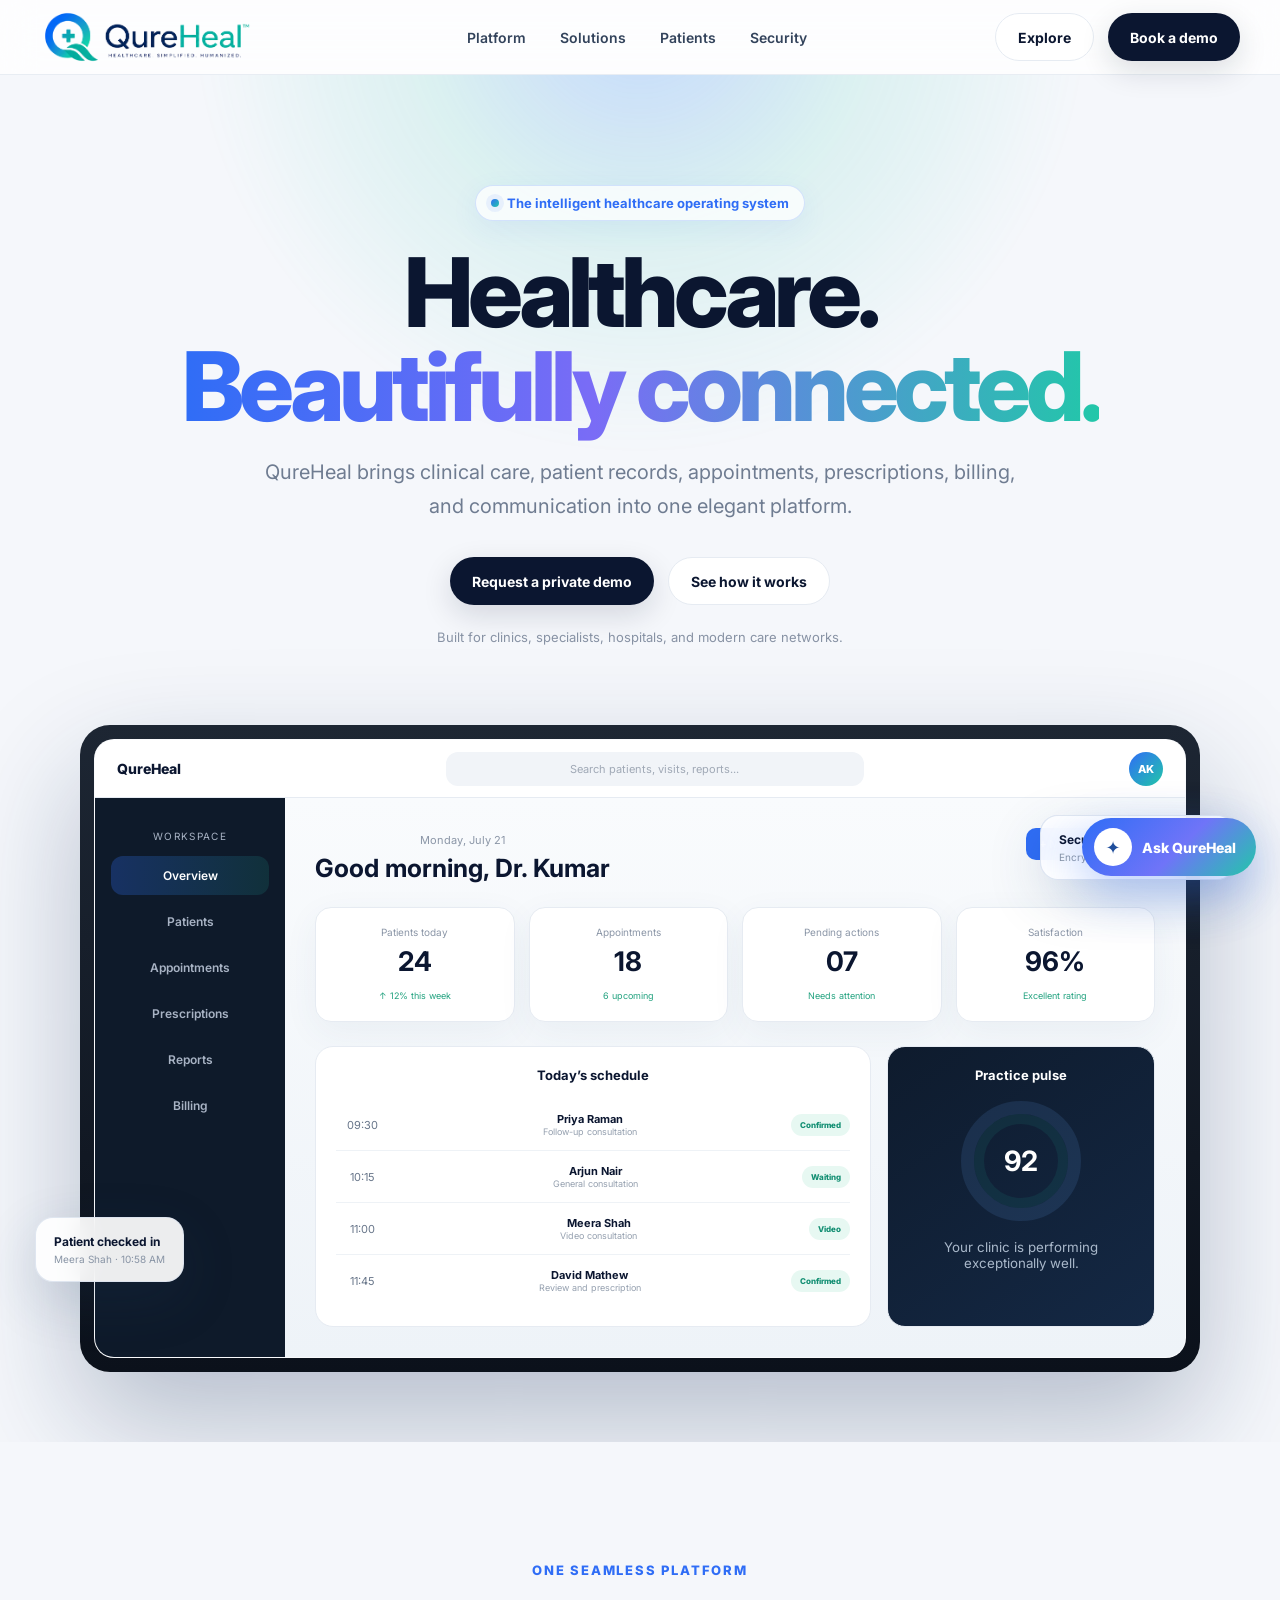
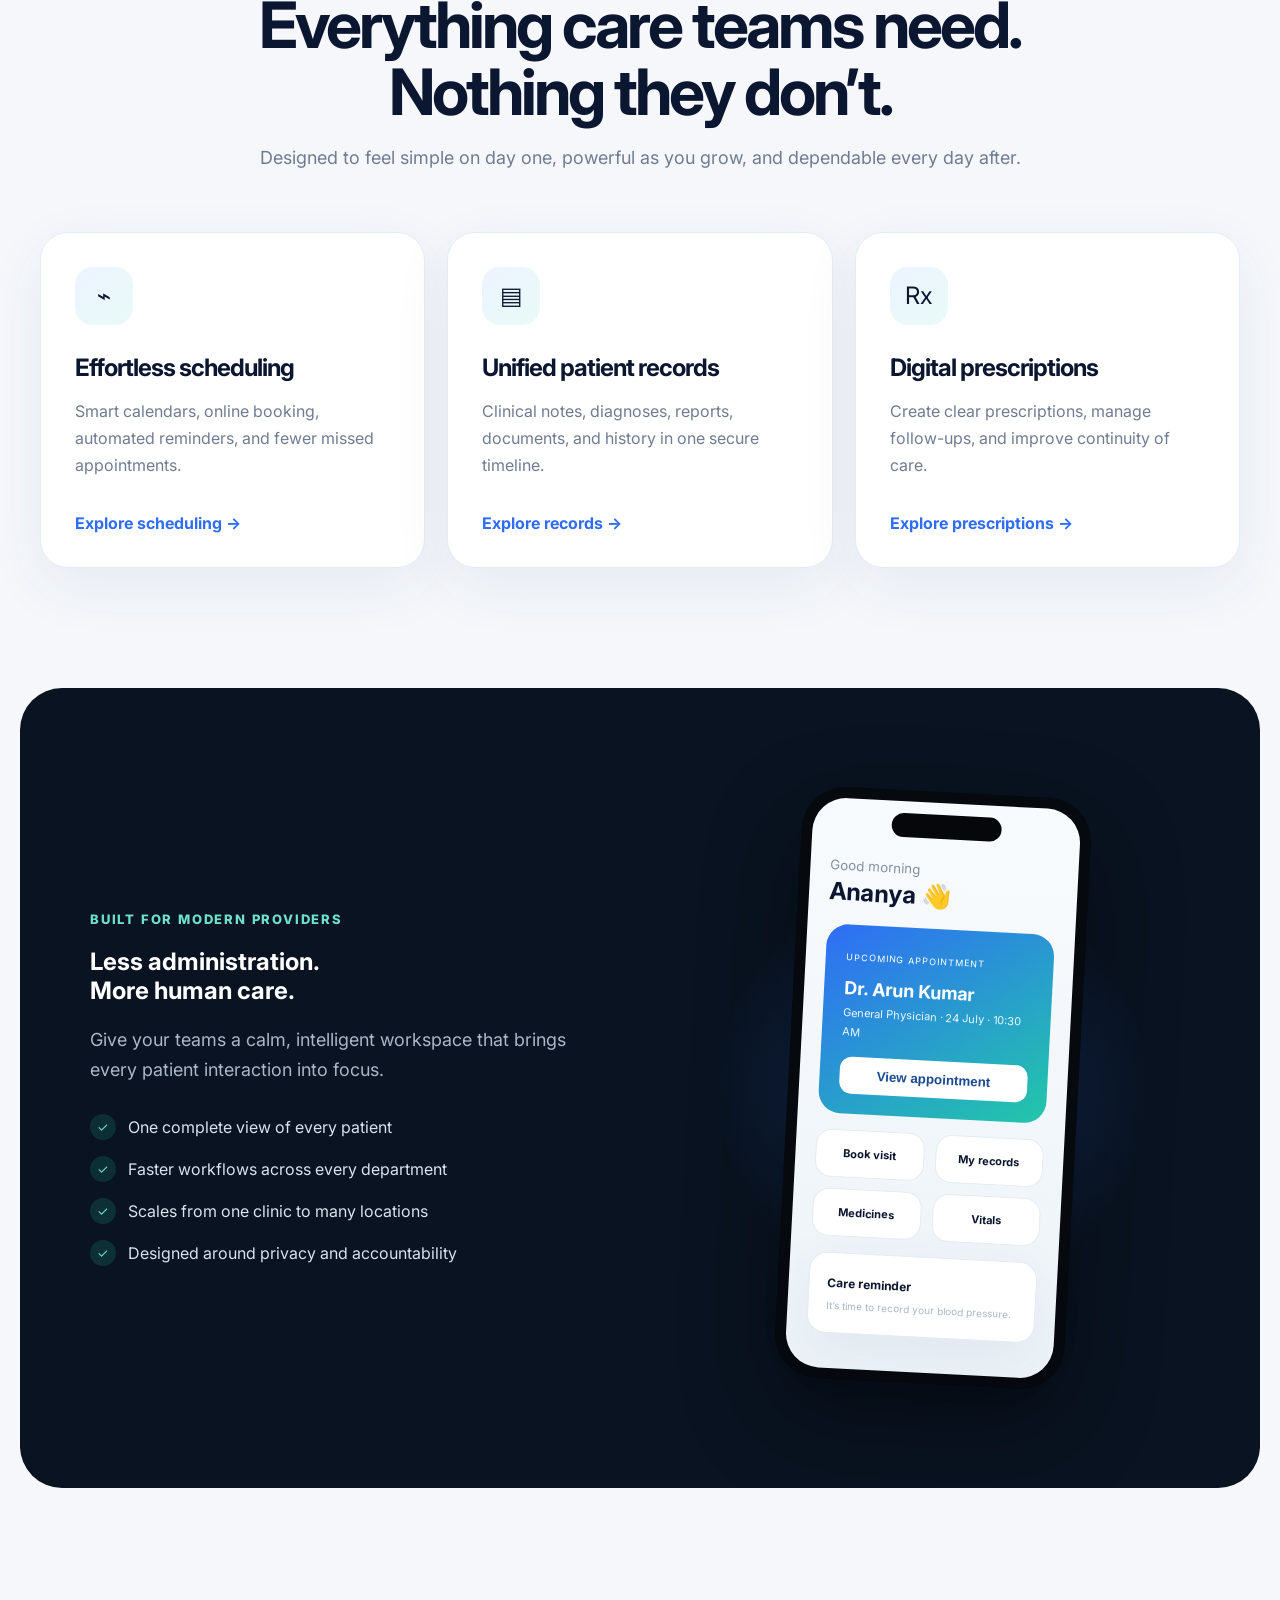
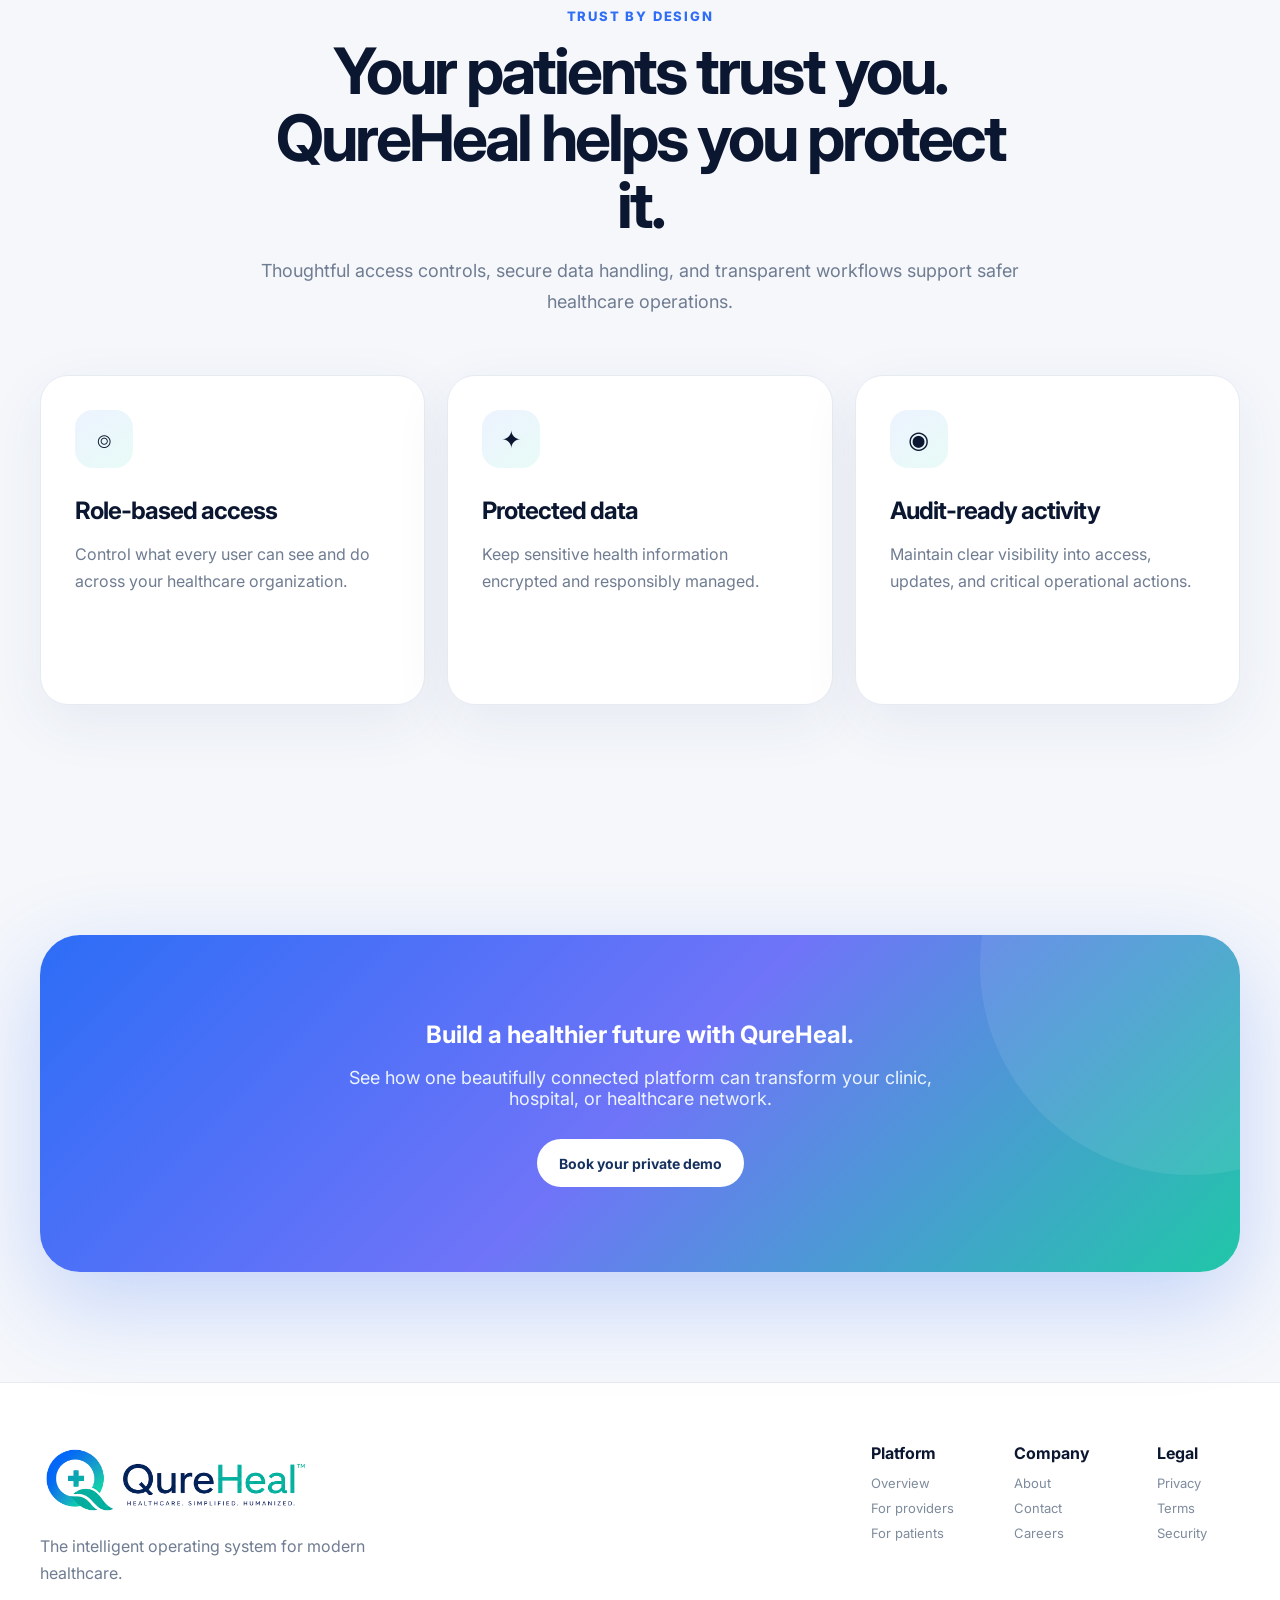
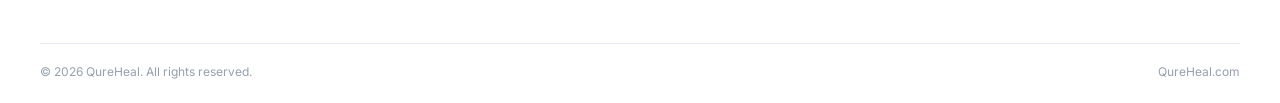
<file: index.html>
<!DOCTYPE html>

<html lang="en">
<head>
<meta charset="utf-8"/>
<meta content="width=device-width, initial-scale=1.0" name="viewport"/>
<meta content="QureHeal — The intelligent operating system for modern healthcare." name="description"/>
<title>QureHeal — Healthcare. Simplified. Humanized.</title>
<link href="https://fonts.googleapis.com" rel="preconnect"/>
<link crossorigin="" href="https://fonts.gstatic.com" rel="preconnect"/>
<link href="https://fonts.googleapis.com/css2?family=Inter:wght@400;500;600;700;800&amp;display=swap" rel="stylesheet"/>

<link href="assets/css/styles.css" rel="stylesheet"/><link href="https://qureheal.com/" rel="canonical"/><link href="assets/images/qureheal-logo.png" rel="icon" type="image/png"/><meta content="website" property="og:type"/><meta content="QureHeal — Healthcare. Simplified. Humanized." property="og:title"/><meta content="The intelligent operating system for modern healthcare." property="og:description"/><meta content="https://qureheal.com/" property="og:url"/><meta content="https://qureheal.com/assets/images/qureheal-logo.png" property="og:image"/><meta content="summary_large_image" name="twitter:card"/><meta content="#2f6df6" name="theme-color"/></head>
<body>
<header>
<div class="container nav">
<a aria-label="QureHeal home" class="brand approved-brand" href="#top">
<img alt="QureHeal — Healthcare. Simplified. Humanized." src="assets/images/qureheal-logo.png"/>
</a>
<nav>
<a href="#platform">Platform</a>
<a href="#solutions">Solutions</a>
<a href="#patients">Patients</a>
<a href="#security">Security</a>
</nav>
<div class="actions">
<a class="btn btn-light" href="#platform">Explore</a>
<a class="btn btn-primary" href="#contact">Book a demo</a>
</div>
</div>
</header>
<main id="top">
<section class="hero">
<div class="container">
<div class="eyebrow"><i></i> The intelligent healthcare operating system</div>
<h1>Healthcare.<br/><span class="gradient">Beautifully connected.</span></h1>
<p>QureHeal brings clinical care, patient records, appointments, prescriptions, billing, and communication into one elegant platform.</p>
<div class="hero-actions">
<a class="btn btn-primary" href="#contact">Request a private demo</a>
<a class="btn btn-light" href="#platform">See how it works</a>
</div>
<div class="trustline">Built for clinics, specialists, hospitals, and modern care networks.</div>
<div class="hero-stage reveal">
<div class="glow"></div>
<div class="device">
<div class="screen">
<div class="appbar">
<div class="mini-brand">QureHeal</div>
<div class="search">Search patients, visits, reports...</div>
<div class="avatar">AK</div>
</div>
<div class="appbody">
<aside class="sidebar">
<div class="side-title">Workspace</div>
<div class="side-item active">Overview</div>
<div class="side-item">Patients</div>
<div class="side-item">Appointments</div>
<div class="side-item">Prescriptions</div>
<div class="side-item">Reports</div>
<div class="side-item">Billing</div>
</aside>
<section class="content">
<div class="welcome">
<div><small>Monday, July 21</small><h3>Good morning, Dr. Kumar</h3></div>
<button class="newbtn">+ New appointment</button>
</div>
<div class="stats">
<div class="stat"><span>Patients today</span><strong>24</strong><small>↑ 12% this week</small></div>
<div class="stat"><span>Appointments</span><strong>18</strong><small>6 upcoming</small></div>
<div class="stat"><span>Pending actions</span><strong>07</strong><small>Needs attention</small></div>
<div class="stat"><span>Satisfaction</span><strong>96%</strong><small>Excellent rating</small></div>
</div>
<div class="dashboard-grid">
<div class="card">
<h4>Today’s schedule</h4>
<div class="appointment"><time>09:30</time><div><strong>Priya Raman</strong><small>Follow-up consultation</small></div><span class="tag">Confirmed</span></div>
<div class="appointment"><time>10:15</time><div><strong>Arjun Nair</strong><small>General consultation</small></div><span class="tag">Waiting</span></div>
<div class="appointment"><time>11:00</time><div><strong>Meera Shah</strong><small>Video consultation</small></div><span class="tag">Video</span></div>
<div class="appointment"><time>11:45</time><div><strong>David Mathew</strong><small>Review and prescription</small></div><span class="tag">Confirmed</span></div>
</div>
<div class="card pulse-card">
<h4>Practice pulse</h4>
<div class="pulse-ring"><strong>92</strong></div>
<small style="display:block;text-align:center;color:#a9b8ca">Your clinic is performing exceptionally well.</small>
</div>
</div>
</section>
</div>
</div>
</div>
<div class="floating float-a"><strong>Patient checked in</strong><small>Meera Shah · 10:58 AM</small></div>
<div class="floating float-b"><strong>Secure health data</strong><small>Encrypted and access controlled</small></div>
</div>
</div>
</section>
<section class="section" id="platform">
<div class="container">
<div class="section-head reveal">
<div class="kicker">One seamless platform</div>
<h2>Everything care teams need.<br/>Nothing they don’t.</h2>
<p>Designed to feel simple on day one, powerful as you grow, and dependable every day after.</p>
</div>
<div class="feature-grid">
<article class="feature reveal">
<div class="icon">⌁</div>
<h3>Effortless scheduling</h3>
<p>Smart calendars, online booking, automated reminders, and fewer missed appointments.</p>
<a href="#contact">Explore scheduling →</a>
</article>
<article class="feature reveal">
<div class="icon">▤</div>
<h3>Unified patient records</h3>
<p>Clinical notes, diagnoses, reports, documents, and history in one secure timeline.</p>
<a href="#contact">Explore records →</a>
</article>
<article class="feature reveal">
<div class="icon">Rx</div>
<h3>Digital prescriptions</h3>
<p>Create clear prescriptions, manage follow-ups, and improve continuity of care.</p>
<a href="#contact">Explore prescriptions →</a>
</article>
</div>
</div>
</section>
<section class="dark-section" id="solutions">
<div class="dark-grid">
<div class="reveal">
<div class="kicker" style="color:#6fe0c9">Built for modern providers</div>
<h2>Less administration.<br/>More human care.</h2>
<p>Give your teams a calm, intelligent workspace that brings every patient interaction into focus.</p>
<div class="checks">
<div class="check"><i>✓</i> One complete view of every patient</div>
<div class="check"><i>✓</i> Faster workflows across every department</div>
<div class="check"><i>✓</i> Scales from one clinic to many locations</div>
<div class="check"><i>✓</i> Designed around privacy and accountability</div>
</div>
</div>
<div class="phone-wrap reveal" id="patients">
<div class="phone-glow"></div>
<div class="phone">
<div class="phone-screen">
<div class="notch"></div>
<div class="greeting"><small>Good morning</small><h3>Ananya 👋</h3></div>
<div class="visit">
<small>UPCOMING APPOINTMENT</small>
<h4>Dr. Arun Kumar</h4>
<p>General Physician · 24 July · 10:30 AM</p>
<button>View appointment</button>
</div>
<div class="quick">
<div>Book visit</div>
<div>My records</div>
<div>Medicines</div>
<div>Vitals</div>
</div>
<div class="feature" style="min-height:auto;padding:18px;margin-top:16px;border-radius:18px">
<strong style="color:#0b1630;font-size:12px">Care reminder</strong>
<p style="margin:6px 0 0;font-size:10px">It’s time to record your blood pressure.</p>
</div>
</div>
</div>
</div>
</div>
</section>
<section class="section" id="security">
<div class="container">
<div class="section-head reveal">
<div class="kicker">Trust by design</div>
<h2>Your patients trust you.<br/>QureHeal helps you protect it.</h2>
<p>Thoughtful access controls, secure data handling, and transparent workflows support safer healthcare operations.</p>
</div>
<div class="feature-grid">
<article class="feature reveal">
<div class="icon">⌾</div>
<h3>Role-based access</h3>
<p>Control what every user can see and do across your healthcare organization.</p>
</article>
<article class="feature reveal">
<div class="icon">✦</div>
<h3>Protected data</h3>
<p>Keep sensitive health information encrypted and responsibly managed.</p>
</article>
<article class="feature reveal">
<div class="icon">◉</div>
<h3>Audit-ready activity</h3>
<p>Maintain clear visibility into access, updates, and critical operational actions.</p>
</article>
</div>
</div>
</section>
<section class="cta" id="contact">
<div class="container">
<div class="cta-box reveal">
<h2>Build a healthier future with QureHeal.</h2>
<p>See how one beautifully connected platform can transform your clinic, hospital, or healthcare network.</p>
<a class="btn" href="mailto:info@qureheal.com">Book your private demo</a>
</div>
</div>
</section>
</main>
<footer>
<div class="container">
<div class="footer-grid">
<div>
<div class="brand approved-brand footer-brand">
<img alt="QureHeal — Healthcare. Simplified. Humanized." src="assets/images/qureheal-logo.png"/>
</div>
<p class="footer-copy">The intelligent operating system for modern healthcare.</p>
</div>
<div class="footer-links">
<div><strong>Platform</strong><a href="#platform">Overview</a><a href="#solutions">For providers</a><a href="#patients">For patients</a></div>
<div><strong>Company</strong><a href="#">About</a><a href="#contact">Contact</a><a href="#">Careers</a></div>
<div><strong>Legal</strong><a href="#">Privacy</a><a href="#">Terms</a><a href="#security">Security</a></div>
</div>
</div>
<div class="copyright"><span>© 2026 QureHeal. All rights reserved.</span><span>QureHeal.com</span></div>
</div>
</footer>


<!-- QureHeal website assistant -->
<section class="qh-chat" aria-label="QureHeal website assistant">
  <button class="qh-chat__launcher" id="qhChatLauncher" type="button"
    aria-label="Open QureHeal assistant" aria-expanded="false" aria-controls="qhChatPanel">
    <span class="qh-chat__launcher-icon" aria-hidden="true">✦</span>
    <span class="qh-chat__launcher-label">Ask QureHeal</span>
  </button>

  <div class="qh-chat__panel" id="qhChatPanel" role="dialog" aria-modal="false"
    aria-labelledby="qhChatTitle" hidden>
    <header class="qh-chat__header">
      <div class="qh-chat__identity">
        <div class="qh-chat__avatar" aria-hidden="true">Q</div>
        <div>
          <strong id="qhChatTitle">QureHeal Assistant</strong>
          <span><i aria-hidden="true"></i> Online</span>
        </div>
      </div>
      <button class="qh-chat__close" id="qhChatClose" type="button"
        aria-label="Close assistant">×</button>
    </header>

    <div class="qh-chat__messages" id="qhChatMessages" aria-live="polite">
      <div class="qh-chat__message qh-chat__message--bot">
        <div class="qh-chat__bubble">
          Hello! I can help you learn about QureHeal, provider customization,
          security, implementation, or booking a demo.
        </div>
      </div>
    </div>

    <div class="qh-chat__suggestions" id="qhChatSuggestions" aria-label="Suggested questions">
      <button type="button" data-chat-question="What is QureHeal?">What is QureHeal?</button>
      <button type="button" data-chat-question="Can QureHeal be customized for my hospital?">Provider customization</button>
      <button type="button" data-chat-question="How do I book a demo?">Book a demo</button>
    </div>

    <form class="qh-chat__composer" id="qhChatForm">
      <label class="sr-only" for="qhChatInput">Type your question</label>
      <input id="qhChatInput" name="message" type="text" maxlength="300"
        autocomplete="off" placeholder="Type your question..." required />
      <button type="submit" aria-label="Send message">➜</button>
    </form>

    <p class="qh-chat__disclaimer">
      Website information only. This assistant does not provide medical advice or emergency support.
    </p>
  </div>
</section>

<script defer="" src="assets/js/main.js"></script></body>
</html>
</file>
<file: assets/css/styles.css>
:root{
  --bg:#f5f7fb;
  --text:#0b1630;
  --muted:#6f7c91;
  --line:#e6ebf2;
  --blue:#2f6df6;
  --blue2:#6aa9ff;
  --mint:#22c7a9;
  --dark:#091321;
  --white:#fff;
  --shadow:0 30px 90px rgba(38,67,111,.14);
}
*{box-sizing:border-box}
html{scroll-behavior:smooth}
body{
  margin:0;
  font-family:Inter,system-ui,-apple-system,BlinkMacSystemFont,"Segoe UI",sans-serif;
  color:var(--text);
  background:var(--bg);
  overflow-x:hidden;
}
a{text-decoration:none;color:inherit}
img,svg{display:block;max-width:100%}
.container{width:min(1200px,calc(100% - 40px));margin:0 auto}
header{
  position:sticky;
  top:0;
  z-index:50;
  backdrop-filter:blur(18px);
  background:rgba(255,255,255,.78);
  border-bottom:1px solid rgba(230,235,242,.9);
}
.nav{
  height:74px;
  display:flex;
  align-items:center;
  justify-content:space-between;
}
.brand{display:flex;align-items:center;gap:12px;font-size:24px;font-weight:800;letter-spacing:-.8px}
.logo-mark{width:42px;height:42px}
.brand span span{color:var(--blue)}
nav{display:flex;gap:34px;font-size:14px;font-weight:600;color:#33435b}
nav a:hover{color:var(--blue)}
.actions{display:flex;align-items:center;gap:14px}
.btn{
  display:inline-flex;
  align-items:center;
  justify-content:center;
  min-height:48px;
  padding:0 22px;
  border-radius:999px;
  font-weight:700;
  font-size:14px;
  transition:.25s ease;
}
.btn-primary{background:var(--text);color:#fff;box-shadow:0 10px 30px rgba(11,22,48,.14)}
.btn-primary:hover{transform:translateY(-2px);background:#152747}
.btn-light{background:#fff;border:1px solid var(--line);color:var(--text)}
.btn-light:hover{transform:translateY(-2px);box-shadow:0 12px 30px rgba(52,78,116,.1)}
.hero{
  position:relative;
  padding:110px 0 70px;
  text-align:center;
  overflow:hidden;
}
.hero::before{
  content:"";
  position:absolute;
  width:900px;height:900px;
  left:50%;top:-520px;
  transform:translateX(-50%);
  background:radial-gradient(circle,rgba(82,145,255,.3),rgba(34,199,169,.12) 35%,transparent 70%);
  filter:blur(10px);
}
.eyebrow{
  position:relative;
  display:inline-flex;
  align-items:center;
  gap:8px;
  padding:9px 15px;
  border:1px solid rgba(47,109,246,.18);
  background:rgba(255,255,255,.75);
  border-radius:999px;
  color:var(--blue);
  font-size:13px;
  font-weight:700;
  box-shadow:0 8px 28px rgba(47,109,246,.08);
}
.eyebrow i{width:8px;height:8px;border-radius:50%;background:linear-gradient(135deg,var(--blue),var(--mint));box-shadow:0 0 0 5px rgba(47,109,246,.08)}
.hero h1{
  position:relative;
  max-width:980px;
  margin:24px auto 22px;
  font-size:clamp(56px,7.5vw,104px);
  line-height:.98;
  letter-spacing:-5px;
  font-weight:800;
}
.hero h1 .gradient{
  background:linear-gradient(90deg,var(--blue),#7a6cf6 45%,var(--mint));
  -webkit-background-clip:text;
  color:transparent;
}
.hero p{
  position:relative;
  max-width:760px;
  margin:0 auto;
  color:var(--muted);
  font-size:20px;
  line-height:1.7;
}
.hero-actions{position:relative;display:flex;justify-content:center;gap:14px;margin-top:34px;flex-wrap:wrap}
.trustline{position:relative;margin-top:24px;color:#8792a4;font-size:13px}
.hero-stage{
  position:relative;
  max-width:1120px;
  margin:80px auto 0;
}
.glow{
  position:absolute;
  inset:10% 15%;
  background:radial-gradient(circle,rgba(71,129,255,.32),transparent 65%);
  filter:blur(40px);
}
.device{
  position:relative;
  border-radius:30px;
  padding:14px;
  background:linear-gradient(180deg,#1d2633,#0b111b);
  box-shadow:0 50px 120px rgba(16,38,82,.28);
}
.screen{
  border-radius:20px;
  overflow:hidden;
  background:#f8fafc;
  border:1px solid rgba(255,255,255,.08);
}
.appbar{
  height:58px;
  display:flex;
  align-items:center;
  justify-content:space-between;
  padding:0 22px;
  background:#fff;
  border-bottom:1px solid var(--line);
}
.appbar .mini-brand{font-size:14px;font-weight:800}
.search{width:40%;padding:10px 14px;border-radius:12px;background:#f1f4f8;color:#a0a9b6;font-size:11px}
.avatar{width:34px;height:34px;border-radius:50%;display:grid;place-items:center;background:linear-gradient(135deg,var(--blue),var(--mint));color:#fff;font-size:11px;font-weight:800}
.appbody{display:grid;grid-template-columns:190px 1fr;min-height:540px}
.sidebar{padding:24px 16px;background:#0e1a2a;color:#a8b3c4}
.side-title{font-size:10px;text-transform:uppercase;letter-spacing:1.3px;margin:8px 10px 14px}
.side-item{padding:12px 14px;border-radius:12px;margin-bottom:7px;font-size:12px;font-weight:600}
.side-item.active{background:linear-gradient(90deg,rgba(47,109,246,.28),rgba(34,199,169,.13));color:#fff}
.content{padding:30px;background:linear-gradient(180deg,#f9fbfd,#eef3f8)}
.welcome{display:flex;justify-content:space-between;align-items:flex-start}
.welcome small{color:#8b96a7;font-size:11px}
.welcome h3{margin:5px 0 0;font-size:25px}
.newbtn{padding:10px 14px;border:0;border-radius:10px;background:var(--blue);color:#fff;font-size:11px;font-weight:700}
.stats{display:grid;grid-template-columns:repeat(4,1fr);gap:14px;margin:24px 0}
.stat{background:#fff;padding:18px;border-radius:16px;border:1px solid var(--line);box-shadow:0 10px 35px rgba(57,87,126,.06)}
.stat span{display:block;color:#8b96a7;font-size:10px}
.stat strong{display:block;margin:7px 0 5px;font-size:27px}
.stat small{font-size:9px;color:#22a27f}
.dashboard-grid{display:grid;grid-template-columns:1.35fr .65fr;gap:16px}
.card{background:#fff;border:1px solid var(--line);border-radius:18px;padding:20px}
.card h4{margin:0 0 16px;font-size:13px}
.appointment{display:grid;grid-template-columns:52px 1fr auto;align-items:center;padding:13px 0;border-bottom:1px solid #eef2f6}
.appointment:last-child{border:0}
.appointment time{font-size:11px;color:#68768a}
.appointment strong,.appointment small{display:block}
.appointment strong{font-size:11px}.appointment small{font-size:9px;color:#95a0af}
.tag{padding:6px 9px;border-radius:999px;background:#e7f8f2;color:#138f73;font-size:8px;font-weight:800}
.pulse-card{background:linear-gradient(145deg,#0e1b2d,#142844);color:#fff}
.pulse-ring{width:120px;height:120px;border-radius:50%;margin:18px auto;display:grid;place-items:center;border:13px solid rgba(106,169,255,.12);box-shadow:inset 0 0 0 10px rgba(34,199,169,.09)}
.pulse-ring strong{font-size:28px}
.floating{
  position:absolute;
  background:rgba(255,255,255,.92);
  backdrop-filter:blur(12px);
  border:1px solid rgba(220,228,239,.9);
  border-radius:18px;
  box-shadow:0 18px 55px rgba(40,67,106,.16);
  padding:16px 18px;
  text-align:left;
}
.floating strong,.floating small{display:block}
.floating strong{font-size:12px}.floating small{font-size:10px;color:#8894a5;margin-top:4px}
.float-a{left:-45px;bottom:90px}.float-b{right:-35px;top:90px}
.section{padding:120px 0}
.section-head{text-align:center;max-width:780px;margin:0 auto}
.kicker{font-size:13px;text-transform:uppercase;letter-spacing:1.8px;font-weight:800;color:var(--blue)}
.section h2{margin:14px 0 18px;font-size:clamp(42px,5vw,72px);line-height:1.04;letter-spacing:-3px}
.section-head p{color:var(--muted);font-size:18px;line-height:1.7}
.feature-grid{display:grid;grid-template-columns:repeat(3,1fr);gap:22px;margin-top:58px}
.feature{
  min-height:330px;
  padding:34px;
  border-radius:28px;
  background:#fff;
  border:1px solid var(--line);
  box-shadow:0 18px 60px rgba(48,76,118,.07);
}
.icon{
  width:58px;height:58px;border-radius:18px;display:grid;place-items:center;
  background:linear-gradient(145deg,#edf3ff,#e8fbf7);
  font-size:24px
}
.feature h3{font-size:24px;letter-spacing:-1px;margin:28px 0 12px}
.feature p{color:var(--muted);line-height:1.7}
.feature a{display:inline-block;margin-top:18px;color:var(--blue);font-weight:700}
.dark-section{
  background:var(--dark);
  color:#fff;
  border-radius:42px;
  width:min(1240px,calc(100% - 24px));
  margin:0 auto;
  overflow:hidden;
}
.dark-grid{display:grid;grid-template-columns:1fr 1fr;align-items:center;gap:70px;padding:90px 70px}
.dark-grid p{color:#aab7c8;font-size:18px;line-height:1.7}
.checks{display:grid;gap:16px;margin-top:28px}
.check{display:flex;gap:12px;align-items:center;color:#d9e3ef}
.check i{width:26px;height:26px;border-radius:50%;display:grid;place-items:center;background:rgba(34,199,169,.16);color:#6fe0c9;font-style:normal;font-size:13px}
.phone-wrap{position:relative;display:grid;place-items:center;min-height:620px}
.phone-glow{position:absolute;width:470px;height:470px;border-radius:50%;background:radial-gradient(circle,rgba(48,115,246,.35),transparent 65%)}
.phone{position:relative;width:290px;padding:11px;border-radius:44px;background:#06090e;box-shadow:0 35px 90px rgba(0,0,0,.4);transform:rotate(3deg)}
.phone-screen{min-height:570px;border-radius:34px;background:linear-gradient(180deg,#f8fbfe,#edf3f8);padding:20px}
.notch{width:110px;height:24px;border-radius:20px;background:#05070a;margin:-8px auto 20px}
.greeting small{color:#8490a2}.greeting h3{margin:3px 0 18px;font-size:24px;color:var(--text)}
.visit{background:linear-gradient(145deg,#2f6df6,#22c7a9);border-radius:22px;padding:20px;color:#fff}
.visit small{font-size:9px;letter-spacing:1px}.visit h4{margin:13px 0 5px;font-size:18px}
.visit p{font-size:11px;color:#eaf7ff;margin:0 0 16px}
.visit button{width:100%;padding:11px;border:0;border-radius:12px;background:#fff;color:#194a91;font-weight:800}
.quick{display:grid;grid-template-columns:repeat(2,1fr);gap:11px;margin-top:16px}
.quick div{background:#fff;border:1px solid var(--line);border-radius:16px;padding:16px;text-align:center;color:var(--text);font-size:11px;font-weight:700}
.cta{
  padding:110px 0;
  text-align:center;
}
.cta-box{
  position:relative;
  overflow:hidden;
  padding:85px 30px;
  border-radius:40px;
  color:#fff;
  background:linear-gradient(135deg,#2d6df6,#6f74f8 50%,#20c7a8);
  box-shadow:0 30px 90px rgba(47,109,246,.25)
}
.cta-box::before{content:"";position:absolute;width:420px;height:420px;border-radius:50%;background:rgba(255,255,255,.08);right:-160px;top:-180px}
.cta-box h2{position:relative;margin:0 auto 18px;max-width:800px}
.cta-box p{position:relative;max-width:650px;margin:0 auto 30px;color:#ebf4ff;font-size:18px}
.cta-box .btn{position:relative;background:#fff;color:#17315f}
footer{padding:60px 0 24px;background:#fff;border-top:1px solid var(--line)}
.footer-grid{display:flex;justify-content:space-between;gap:40px;align-items:flex-start}
.footer-copy{max-width:380px;color:var(--muted);line-height:1.7}
.footer-links{display:grid;grid-template-columns:repeat(3,1fr);gap:60px}
.footer-links strong,.footer-links a{display:block}.footer-links strong{margin-bottom:12px}.footer-links a{font-size:13px;color:#7e8b9d;margin:9px 0}
.copyright{margin-top:40px;padding-top:20px;border-top:1px solid var(--line);display:flex;justify-content:space-between;color:#96a0ae;font-size:12px}
.reveal{opacity:0;transform:translateY(26px);transition:.7s ease}
.reveal.visible{opacity:1;transform:none}
@media(max-width:1000px){
  nav{display:none}
  .appbody{grid-template-columns:120px 1fr}
  .stats{grid-template-columns:repeat(2,1fr)}
  .feature-grid{grid-template-columns:1fr 1fr}
  .dark-grid{grid-template-columns:1fr;padding:70px 40px}
  .footer-grid{display:grid}
}
@media(max-width:720px){
  .container{width:min(100% - 24px,1200px)}
  .nav{height:66px}.actions .btn-light{display:none}
  .hero{padding-top:78px}
  .hero h1{font-size:56px;letter-spacing:-3px}
  .hero p{font-size:17px}
  .device{padding:7px;border-radius:18px}
  .appbar{height:46px;padding:0 10px}
  .search{display:none}
  .appbody{grid-template-columns:78px 1fr;min-height:400px}
  .sidebar{padding:14px 7px}.side-title{display:none}.side-item{font-size:8px;padding:9px 6px}
  .content{padding:14px}.welcome h3{font-size:17px}.newbtn{display:none}
  .stats{gap:8px}.stat{padding:11px}.stat strong{font-size:20px}
  .dashboard-grid{grid-template-columns:1fr}.pulse-card{display:none}
  .appointment{grid-template-columns:42px 1fr}.appointment .tag{display:none}
  .floating{display:none}
  .section{padding:85px 0}.section h2{letter-spacing:-2px}
  .feature-grid{grid-template-columns:1fr}
  .dark-section{border-radius:28px}
  .dark-grid{padding:55px 22px}
  .phone-wrap{min-height:540px}.phone{width:255px}
  .footer-links{grid-template-columns:1fr 1fr;gap:30px}
  .copyright{display:grid;gap:8px}
}

.approved-brand{display:flex;align-items:center;min-width:0}
.approved-brand img{
  width:238px;
  height:auto;
  max-height:58px;
  object-fit:contain;
  object-position:left center;
}
.footer-brand img{width:270px;max-height:none}
@media(max-width:720px){
  .approved-brand img{width:178px;max-height:48px}
  .footer-brand img{width:230px}
}


/* QureHeal website assistant */
.sr-only{position:absolute!important;width:1px!important;height:1px!important;padding:0!important;margin:-1px!important;overflow:hidden!important;clip:rect(0,0,0,0)!important;white-space:nowrap!important;border:0!important}
.qh-chat{position:fixed;right:24px;bottom:24px;z-index:1000;font-family:Inter,system-ui,-apple-system,BlinkMacSystemFont,"Segoe UI",sans-serif}
.qh-chat__launcher{display:flex;align-items:center;gap:10px;min-height:58px;padding:0 20px 0 12px;border:0;border-radius:999px;color:#fff;background:linear-gradient(135deg,var(--blue),#6f74f8 55%,var(--mint));box-shadow:0 18px 48px rgba(47,109,246,.32);cursor:pointer;font:inherit;font-size:14px;font-weight:800;transition:transform .22s ease,box-shadow .22s ease}
.qh-chat__launcher:hover{transform:translateY(-2px);box-shadow:0 24px 58px rgba(47,109,246,.38)}
.qh-chat__launcher:focus-visible,.qh-chat__close:focus-visible,.qh-chat__composer button:focus-visible,.qh-chat__suggestions button:focus-visible{outline:3px solid rgba(47,109,246,.28);outline-offset:3px}
.qh-chat__launcher-icon{display:grid;place-items:center;width:38px;height:38px;border-radius:50%;color:#1f4e9c;background:#fff;font-size:18px}
.qh-chat__panel{position:absolute;right:0;bottom:72px;width:min(390px,calc(100vw - 32px));height:min(610px,calc(100vh - 120px));overflow:hidden;border:1px solid rgba(220,228,239,.94);border-radius:26px;background:#fff;box-shadow:0 28px 90px rgba(13,31,61,.24);display:grid;grid-template-rows:auto 1fr auto auto auto;transform-origin:bottom right;animation:qhChatOpen .22s ease both}
.qh-chat__panel[hidden]{display:none}
@keyframes qhChatOpen{from{opacity:0;transform:translateY(12px) scale(.97)}to{opacity:1;transform:none}}
.qh-chat__header{display:flex;align-items:center;justify-content:space-between;padding:18px 18px 16px;color:#fff;background:linear-gradient(135deg,#0c1830,#173968)}
.qh-chat__identity{display:flex;align-items:center;gap:12px}
.qh-chat__avatar{display:grid;place-items:center;width:42px;height:42px;border-radius:15px;color:#fff;background:linear-gradient(135deg,var(--blue),var(--mint));font-weight:800}
.qh-chat__identity strong,.qh-chat__identity span{display:block}
.qh-chat__identity strong{font-size:15px}
.qh-chat__identity span{margin-top:4px;color:#bfd0e8;font-size:11px}
.qh-chat__identity i{display:inline-block;width:7px;height:7px;margin-right:5px;border-radius:50%;background:#56ddb8;box-shadow:0 0 0 4px rgba(86,221,184,.12)}
.qh-chat__close{width:36px;height:36px;border:0;border-radius:50%;color:#dce8f7;background:rgba(255,255,255,.08);cursor:pointer;font-size:25px;line-height:1}
.qh-chat__messages{overflow-y:auto;padding:20px 16px;background:linear-gradient(180deg,#f7faff,#f3f6fa);scroll-behavior:smooth}
.qh-chat__message{display:flex;margin-bottom:12px}
.qh-chat__message--user{justify-content:flex-end}
.qh-chat__bubble{max-width:84%;padding:12px 14px;border:1px solid #e6ebf2;border-radius:8px 18px 18px 18px;color:#33435b;background:#fff;box-shadow:0 7px 24px rgba(35,59,94,.06);font-size:13px;line-height:1.55;overflow-wrap:anywhere}
.qh-chat__message--user .qh-chat__bubble{border:0;border-radius:18px 8px 18px 18px;color:#fff;background:linear-gradient(135deg,var(--blue),#5c75f3)}
.qh-chat__bubble a{color:var(--blue);font-weight:800;text-decoration:underline;text-underline-offset:2px}
.qh-chat__typing .qh-chat__bubble{display:flex;gap:4px;align-items:center;min-width:55px}
.qh-chat__typing i{width:6px;height:6px;border-radius:50%;background:#91a0b6;animation:qhTyping 1s infinite ease-in-out}
.qh-chat__typing i:nth-child(2){animation-delay:.12s}.qh-chat__typing i:nth-child(3){animation-delay:.24s}
@keyframes qhTyping{0%,80%,100%{transform:translateY(0);opacity:.45}40%{transform:translateY(-4px);opacity:1}}
.qh-chat__suggestions{display:flex;gap:8px;overflow-x:auto;padding:10px 14px;border-top:1px solid #edf1f6;background:#fff;scrollbar-width:none}
.qh-chat__suggestions::-webkit-scrollbar{display:none}
.qh-chat__suggestions button{flex:0 0 auto;padding:8px 11px;border:1px solid rgba(47,109,246,.18);border-radius:999px;color:#315b9d;background:#f6f9ff;cursor:pointer;font:inherit;font-size:11px;font-weight:700}
.qh-chat__composer{display:grid;grid-template-columns:1fr 42px;gap:9px;padding:12px 14px 8px;border-top:1px solid #edf1f6;background:#fff}
.qh-chat__composer input{min-width:0;height:42px;padding:0 13px;border:1px solid #dfe6ef;border-radius:13px;color:var(--text);background:#f8fafc;font:inherit;font-size:13px;outline:none}
.qh-chat__composer input:focus{border-color:rgba(47,109,246,.55);box-shadow:0 0 0 4px rgba(47,109,246,.08)}
.qh-chat__composer button{display:grid;place-items:center;width:42px;height:42px;border:0;border-radius:13px;color:#fff;background:var(--blue);cursor:pointer;font-size:19px}
.qh-chat__disclaimer{margin:0;padding:0 15px 12px;color:#8a96a8;background:#fff;font-size:9px;line-height:1.45;text-align:center}
@media(max-width:720px){.qh-chat{right:14px;bottom:14px}.qh-chat__launcher{min-height:54px;padding-right:14px}.qh-chat__launcher-label{display:none}.qh-chat__panel{position:fixed;right:10px;bottom:78px;left:10px;width:auto;height:min(620px,calc(100vh - 96px))}}
@media(prefers-reduced-motion:reduce){.qh-chat__panel,.qh-chat__typing i{animation:none}}
</file>
